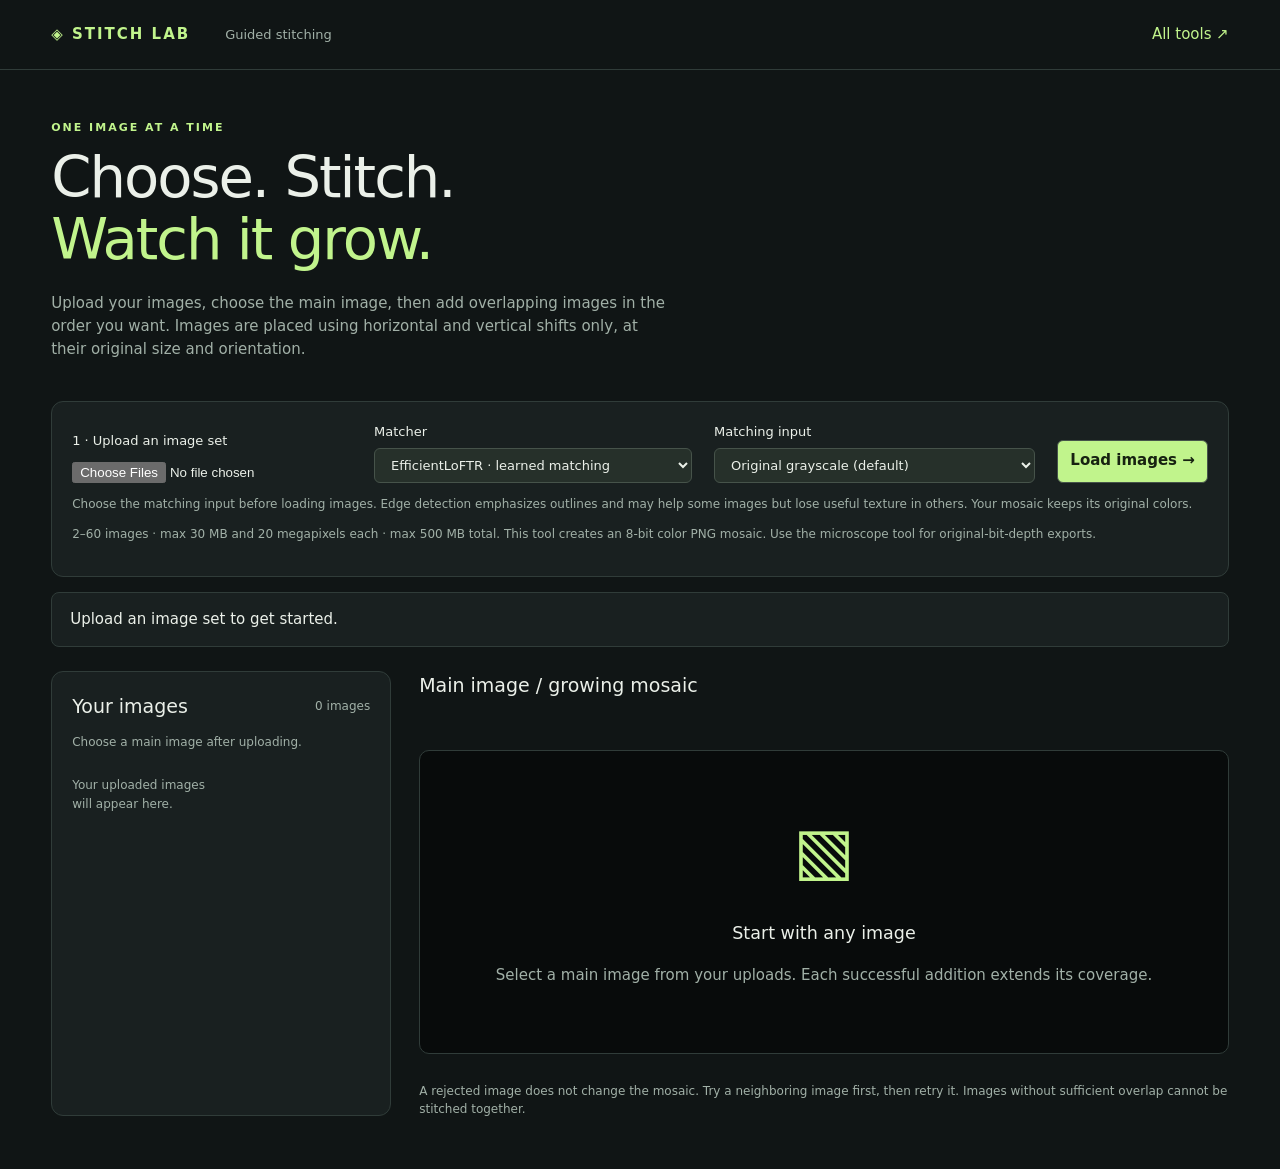
<file: static/guided.html>
<!doctype html><html lang="en"><head><meta charset="utf-8"><meta name="viewport" content="width=device-width,initial-scale=1"><title>Grow a mosaic · Stitch Lab</title><link rel="stylesheet" href="/static/compare.css"><link rel="stylesheet" href="/static/guided.css"></head><body>
<header><a class="brand" href="/">◈ STITCH LAB</a><span>Guided stitching</span><a href="/overview">All tools ↗</a></header>
<main><section class="intro"><p class="eyebrow">ONE IMAGE AT A TIME</p><h1>Choose. Stitch.<br><em>Watch it grow.</em></h1><p>Upload your images, choose the main image, then add overlapping images in the order you want. Images are placed using horizontal and vertical shifts only, at their original size and orientation.</p></section>
<section class="panel setup"><form id="upload-form"><label class="file-label">1 · Upload an image set<input id="files" type="file" accept="image/*" multiple required></label><label>Matcher<select id="engine"><option value="efficientloftr">EfficientLoFTR · learned matching</option></select></label><label>Matching input<select id="edge-filter"><option value="false">Original grayscale (default)</option><option value="true">Edge detection (Canny)</option></select></label><button type="submit" id="upload">Load images →</button></form><p class="muted">Choose the matching input before loading images. Edge detection emphasizes outlines and may help some images but lose useful texture in others. Your mosaic keeps its original colors.</p><p class="muted">2–60 images · max 30 MB and 20 megapixels each · max 500 MB total. This tool creates an 8-bit color PNG mosaic. Use the microscope tool for original-bit-depth exports.</p></section>
<div id="status" role="status" aria-live="polite">Upload an image set to get started.</div>
<div class="guided-workspace"><aside class="panel"><div class="bank-heading"><h2 id="bank-title">Your images</h2><span id="count" class="muted">0 images</span></div><p class="muted" id="instruction">Choose a main image after uploading.</p><div id="bank"><p class="muted">Your uploaded images will appear here.</p></div></aside>
<section class="main-area"><div class="results-head"><h2>Main image / growing mosaic</h2><div class="actions"><button type="button" id="zoom" hidden>Actual size</button><a id="download" hidden download="guided-mosaic.png">Download PNG ↗</a></div></div><div id="matching-mode" class="muted"></div><div id="progress" class="muted"></div><div id="viewer"><div class="empty" id="empty"><div>▧</div><h3>Start with any image</h3><p>Select a main image from your uploads. Each successful addition extends its coverage.</p></div><img id="mosaic" alt="Your growing mosaic" hidden></div><div class="actions"><button id="reset" type="button" hidden>Choose a different main image</button></div><p class="muted">A rejected image does not change the mosaic. Try a neighboring image first, then retry it. Images without sufficient overlap cannot be stitched together.</p><details id="history-panel" hidden><summary>Stitching history</summary><ol id="history"></ol></details></section></div></main>
<script src="/static/guided.js"></script></body></html>
</file>
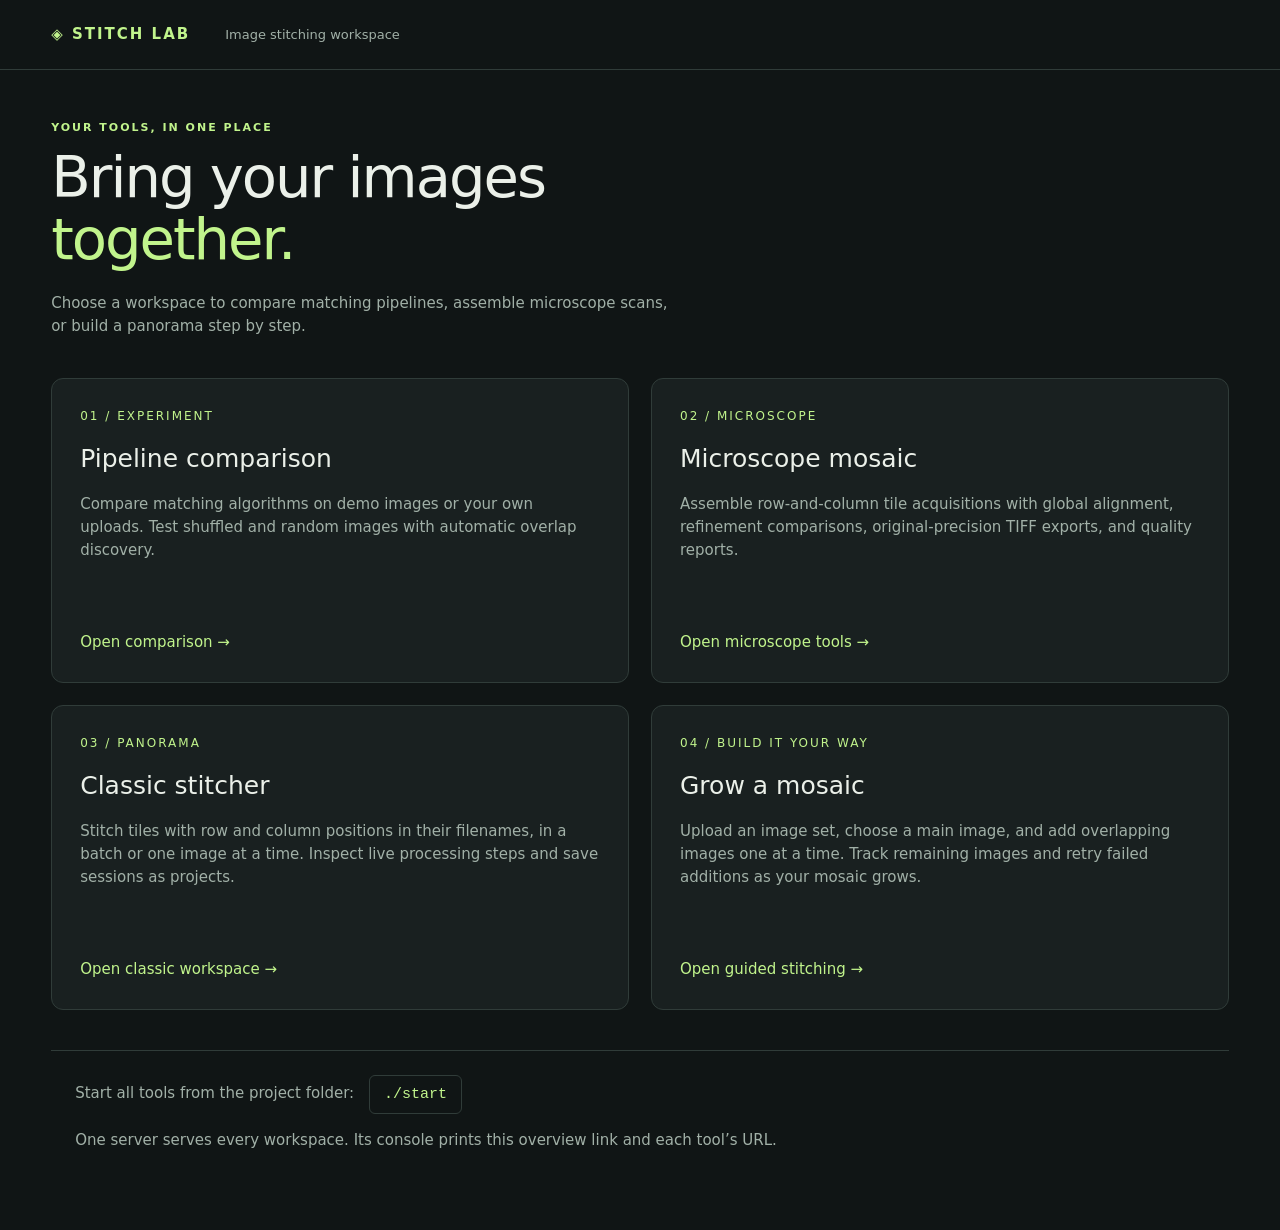
<file: static/overview.html>
<!doctype html>
<html lang="en">
<head>
<meta charset="utf-8"><meta name="viewport" content="width=device-width,initial-scale=1">
<title>Stitch Lab · Tools</title><link rel="stylesheet" href="/static/compare.css">
<style>
.tools{display:grid;grid-template-columns:repeat(2,minmax(0,1fr));gap:22px;margin:40px 0}
.tool{display:flex;flex-direction:column;background:var(--panel);border:1px solid var(--line);border-radius:12px;padding:28px;color:var(--text);min-height:305px}
.tool:hover{border-color:var(--accent);text-decoration:none;background:#202923}.tool h2{font-size:25px;margin:14px 0}.tool p{color:var(--muted);margin:0 0 28px}.tool .open{margin-top:auto;color:var(--accent)}.tool .number{font-size:12px;letter-spacing:2px;color:var(--accent)}
.launch{padding:24px;border-top:1px solid var(--line);color:var(--muted)}.launch code{display:inline-block;padding:7px 14px;margin-left:10px;border:1px solid var(--line);border-radius:6px;color:var(--accent)}
@media(max-width:850px){.tools{grid-template-columns:1fr}.tool{min-height:240px}.launch{padding:20px 0}}
</style>
</head>
<body>
<header><a class="brand" href="/">◈ STITCH LAB</a><span>Image stitching workspace</span></header>
<main>
<section class="intro"><p class="eyebrow">YOUR TOOLS, IN ONE PLACE</p><h1>Bring your images<br><em>together.</em></h1><p>Choose a workspace to compare matching pipelines, assemble microscope scans, or build a panorama step by step.</p></section>
<nav class="tools" aria-label="Stitching tools">
<a class="tool" href="/compare"><span class="number">01 / EXPERIMENT</span><h2>Pipeline comparison</h2><p>Compare matching algorithms on demo images or your own uploads. Test shuffled and random images with automatic overlap discovery.</p><span class="open">Open comparison →</span></a>
<a class="tool" href="/microscope"><span class="number">02 / MICROSCOPE</span><h2>Microscope mosaic</h2><p>Assemble row-and-column tile acquisitions with global alignment, refinement comparisons, original-precision TIFF exports, and quality reports.</p><span class="open">Open microscope tools →</span></a>
<a class="tool" href="/classic"><span class="number">03 / PANORAMA</span><h2>Classic stitcher</h2><p>Stitch tiles with row and column positions in their filenames, in a batch or one image at a time. Inspect live processing steps and save sessions as projects.</p><span class="open">Open classic workspace →</span></a>
<a class="tool" href="/guided"><span class="number">04 / BUILD IT YOUR WAY</span><h2>Grow a mosaic</h2><p>Upload an image set, choose a main image, and add overlapping images one at a time. Track remaining images and retry failed additions as your mosaic grows.</p><span class="open">Open guided stitching →</span></a>
</nav>
<div class="launch">Start all tools from the project folder: <code>./start</code><p>One server serves every workspace. Its console prints this overview link and each tool’s URL.</p></div>
</main>
</body></html>
</file>
<file: static/compare.css>
:root{color-scheme:dark;--bg:#101515;--panel:#192020;--line:#303c39;--text:#ebf0e9;--muted:#a1b0a7;--accent:#c1f48c}*{box-sizing:border-box}body{margin:0;background:var(--bg);color:var(--text);font:15px/1.55 system-ui,sans-serif}header{padding:23px 4vw;border-bottom:1px solid var(--line);display:flex;align-items:center;gap:35px}header span{color:var(--muted);flex:1;font-size:13px}.brand{font-weight:850;letter-spacing:2px}a{color:var(--accent);text-decoration:none}a:hover{text-decoration:underline}main{max-width:1600px;margin:auto;padding:38px 4vw}h1{font-size:clamp(35px,4.5vw,61px);line-height:1.08;font-weight:500;letter-spacing:-2px;margin:10px 0 20px}em{color:var(--accent);font-style:normal}.intro{position:relative;margin-bottom:40px}.intro>p:not(.eyebrow){max-width:620px;color:var(--muted)}.eyebrow{font-size:11px;letter-spacing:2px;color:var(--accent);font-weight:700}.pill{position:absolute;right:0;bottom:15px;border:1px solid var(--line);border-radius:30px;padding:7px 16px}.workspace{display:grid;grid-template-columns:360px minmax(0,1fr);gap:30px}fieldset{border:0;padding:0;margin:0;min-width:0}.panel{background:var(--panel);border:1px solid var(--line);padding:20px;border-radius:12px;margin-bottom:15px}h2{font-size:19px;font-weight:500;margin:0 0 18px}h2 b{font-size:12px;color:var(--accent);margin-right:14px}.muted{color:var(--muted);font-size:12px}button,.upload,select{font:inherit;border:1px solid #46534a;border-radius:6px;background:#26302a;color:var(--text);padding:8px 12px;cursor:pointer}button:hover,.upload:hover{border-color:var(--accent)}button:disabled{opacity:.5;cursor:wait}.actions{display:flex;gap:8px;font-size:12px}.upload input{display:none}label{display:block;margin:12px 0;font-size:13px}select{width:100%;margin-top:5px}.upload{margin:0}.inputs{display:flex;gap:8px;overflow:auto;margin:15px 0}.thumb{flex:0 0 87px;font-size:10px;color:var(--muted)}.thumb img{width:87px;height:66px;object-fit:cover;border-radius:5px}.thumb button{padding:0 9px}.engine{border-bottom:1px solid var(--line);padding:12px 0}.engine:last-child{border:0}.engine label{font-size:14px;margin:0}.engine p{margin:4px 0 0 24px;font-size:11px;color:var(--muted)}input[type=checkbox]{accent-color:var(--accent);margin-right:8px}.engine details{font-size:11px;margin:5px 0 0 24px;color:var(--muted)}code{overflow-wrap:anywhere}.primary{width:100%;background:var(--accent);color:#172211;font-weight:750;padding:16px;text-align:left}.primary span{float:right}.results-head{display:flex;justify-content:space-between;align-items:center}.results-head a{font-size:12px}#status{padding:15px 18px;border:1px solid var(--line);border-radius:8px;background:var(--panel)}.empty{text-align:center;border:1px dashed var(--line);padding:90px 20px;border-radius:12px;color:var(--muted);margin-top:25px}.empty>div{font-size:65px;color:var(--accent)}.empty h3{font-weight:500;color:var(--text)}#results{display:grid;grid-template-columns:repeat(auto-fit,minmax(280px,1fr));gap:18px}.result{border:1px solid var(--line);border-radius:10px;overflow:hidden;background:var(--panel)}.result h3{font-size:16px;font-weight:500;margin:0}.result .body{padding:17px}.result img{width:100%;height:230px;object-fit:contain;background:#090c0c}.result p{font-size:12px;color:var(--muted)}.result.failed{border-color:#84584a}.result.failed p{color:#efb6a6}.metrics{display:flex;gap:20px;margin:15px 0}.metrics strong{font-size:21px;display:block;font-weight:500}.metrics small{color:var(--muted);font-size:11px}table{width:100%;border-collapse:collapse;font-size:12px;margin:20px 0}td,th{text-align:left;padding:10px;border-bottom:1px solid var(--line)}th{color:var(--muted);font-weight:400}.check{display:flex;align-items:center}@media(max-width:850px){.workspace{grid-template-columns:1fr}.pill{position:static}header span{display:none}header{justify-content:space-between}.results{min-width:0}h1{letter-spacing:-1px}#summary{overflow:auto}}:focus-visible{outline:2px solid var(--accent);outline-offset:3px}
.actions{flex-wrap:wrap}#shuffle{margin-top:10px;font-size:12px}.warning{color:#f0c17b!important}.result details{font-size:12px;margin-top:12px}.result details p{overflow-wrap:anywhere}
#microscope-form input,#mosaic-form input[type=file],#mosaic-form input[type=number]{max-width:100%;width:100%;margin-top:6px}#mosaic-form input[type=number]{padding:8px;border:1px solid var(--line);background:var(--bg);color:var(--text);border-radius:5px}#downloads{overflow-wrap:anywhere}
</file>
<file: static/guided.css>
.setup form{display:flex;gap:22px;align-items:end;flex-wrap:wrap}.setup label{margin:0}.file-label{flex:1;min-width:200px}.file-label input{display:block;margin-top:10px;max-width:100%}.setup button{background:var(--accent);color:#172211;font-weight:700;min-height:43px}.guided-workspace{display:grid;grid-template-columns:340px minmax(0,1fr);gap:28px;margin-top:24px}.bank-heading{display:flex;justify-content:space-between;align-items:center;gap:8px}.bank-heading h2{margin:0}#bank{display:grid;grid-template-columns:repeat(2,minmax(0,1fr));gap:10px;max-height:75vh;overflow:auto}.image-card{padding:7px;min-width:0;text-align:left;background:var(--bg);display:flex;flex-direction:column;gap:5px;position:relative}.image-card img{width:100%;height:95px;object-fit:cover;border-radius:4px}.image-card .name{font-size:11px;overflow:hidden;text-overflow:ellipsis;white-space:nowrap;width:100%}.image-card .state{font-size:11px;color:var(--accent)}.image-card.stitched{opacity:.6;cursor:default}.image-card.retry{border-color:#b99255}.image-card.retry .state{color:#f0c17b}.image-card:disabled{cursor:default}.image-card.pending{border-color:var(--accent)}.main-area{min-width:0}#viewer{border:1px solid var(--line);border-radius:10px;background:#080b0b;overflow:auto;margin:12px 0 16px;min-height:300px;max-height:70vh;display:flex;align-items:center;justify-content:center}#mosaic{display:block;max-width:100%;max-height:65vh;object-fit:contain}#mosaic[hidden]{display:none}#viewer.actual{display:block}#viewer.actual #mosaic{max-width:none;max-height:none}#empty{border:0;padding:50px 20px;margin:0}#history{padding-left:22px}#history li{padding:8px 0;font-size:13px;border-bottom:1px solid var(--line)}.failed{color:#f0c17b}.busy #status{border-color:var(--accent)}.complete #status{color:var(--accent)}#progress{min-height:20px}#download{font-size:13px}button:disabled{opacity:.55}@media(max-width:850px){.guided-workspace{grid-template-columns:1fr}#bank{grid-template-columns:repeat(3,minmax(0,1fr));max-height:350px}.setup form{display:block}.setup label{margin-bottom:15px}.results-head{align-items:start;gap:12px}.results-head h2{font-size:17px}.results-head .actions{justify-content:flex-end}#viewer{min-height:220px}}
</file>
